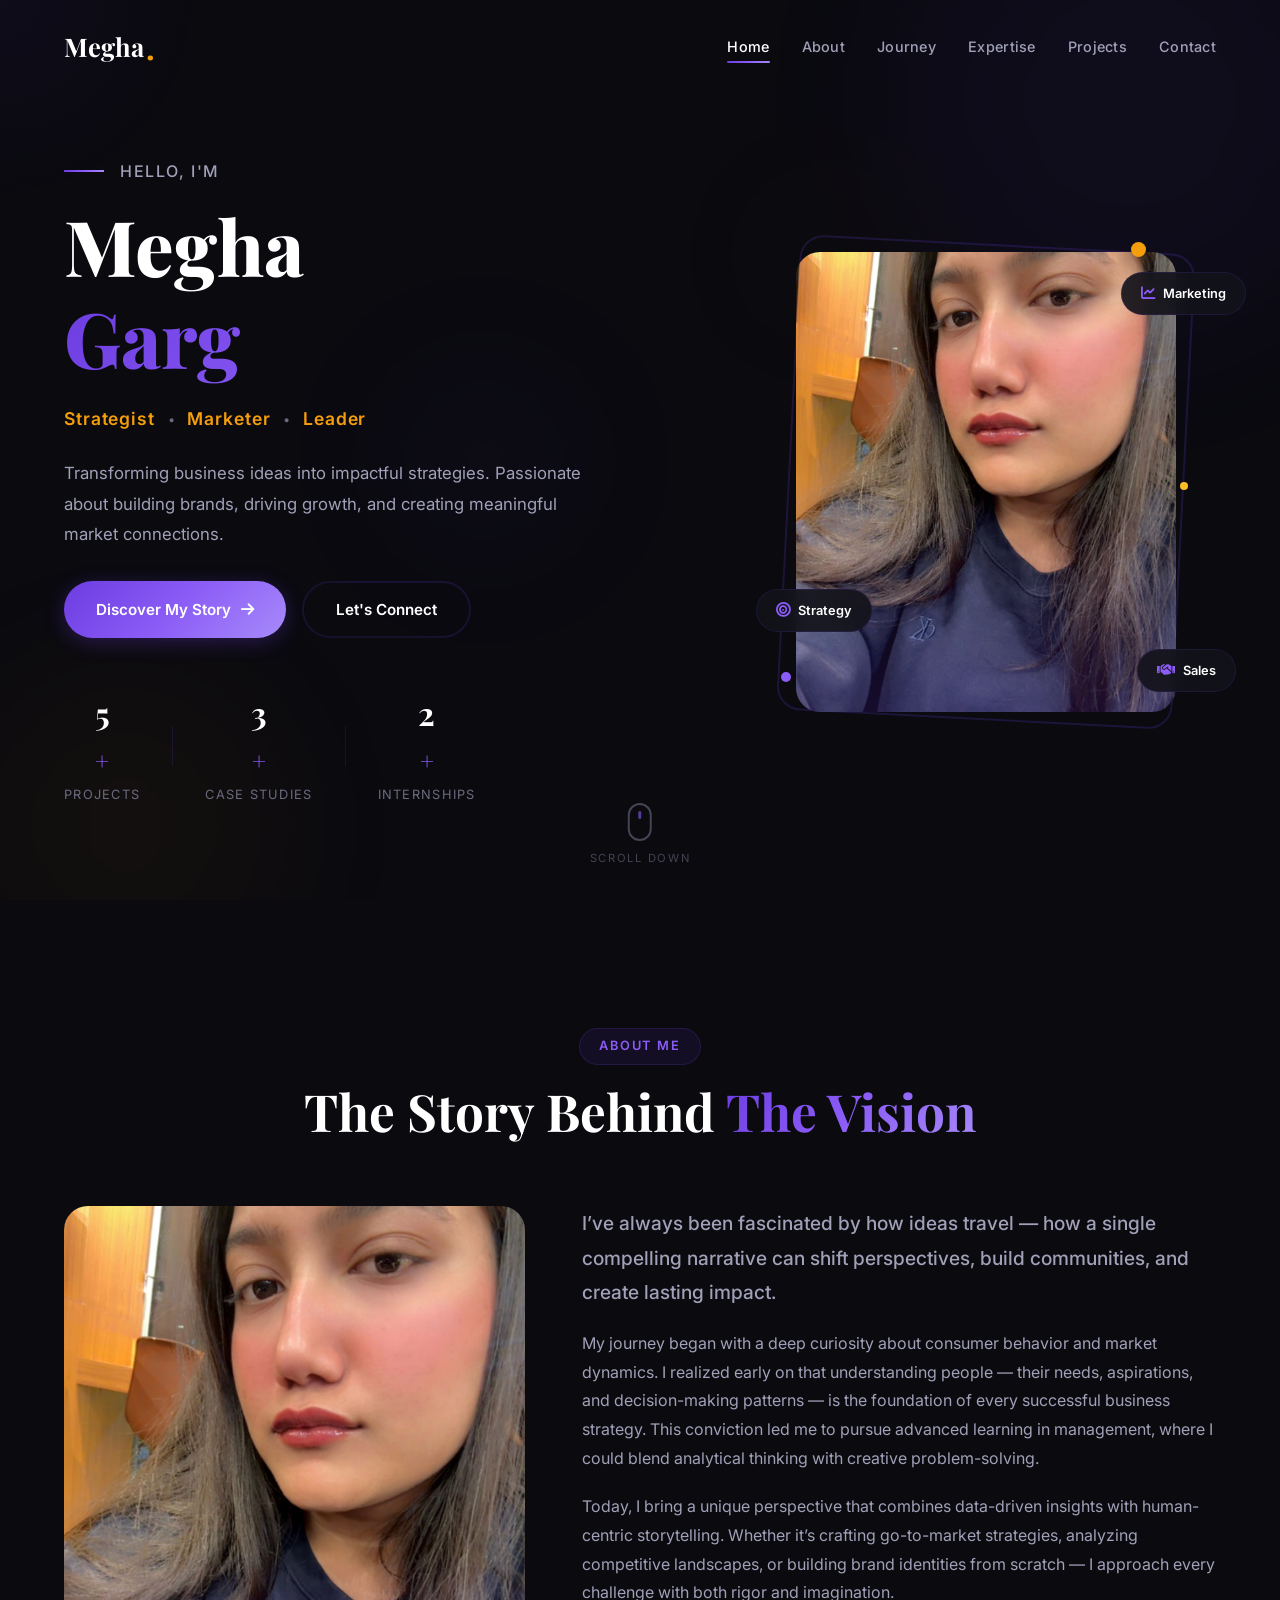
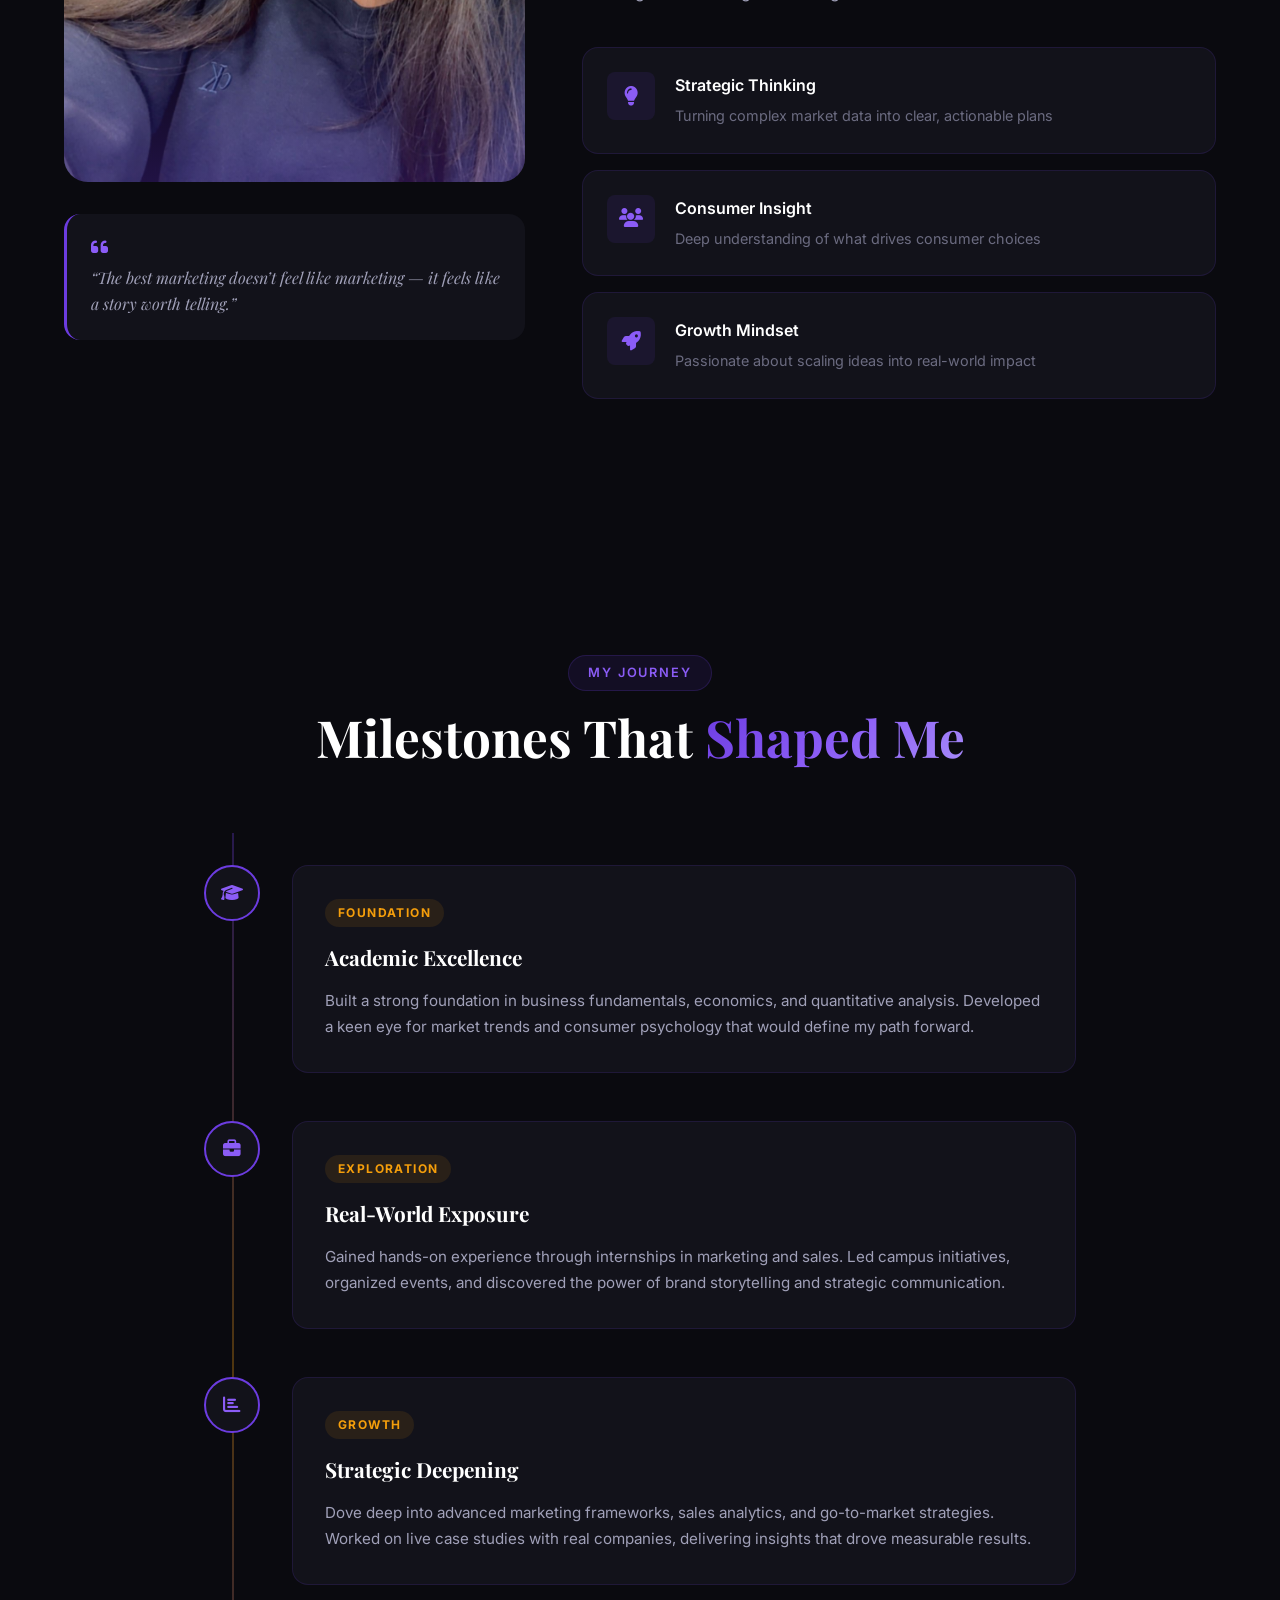
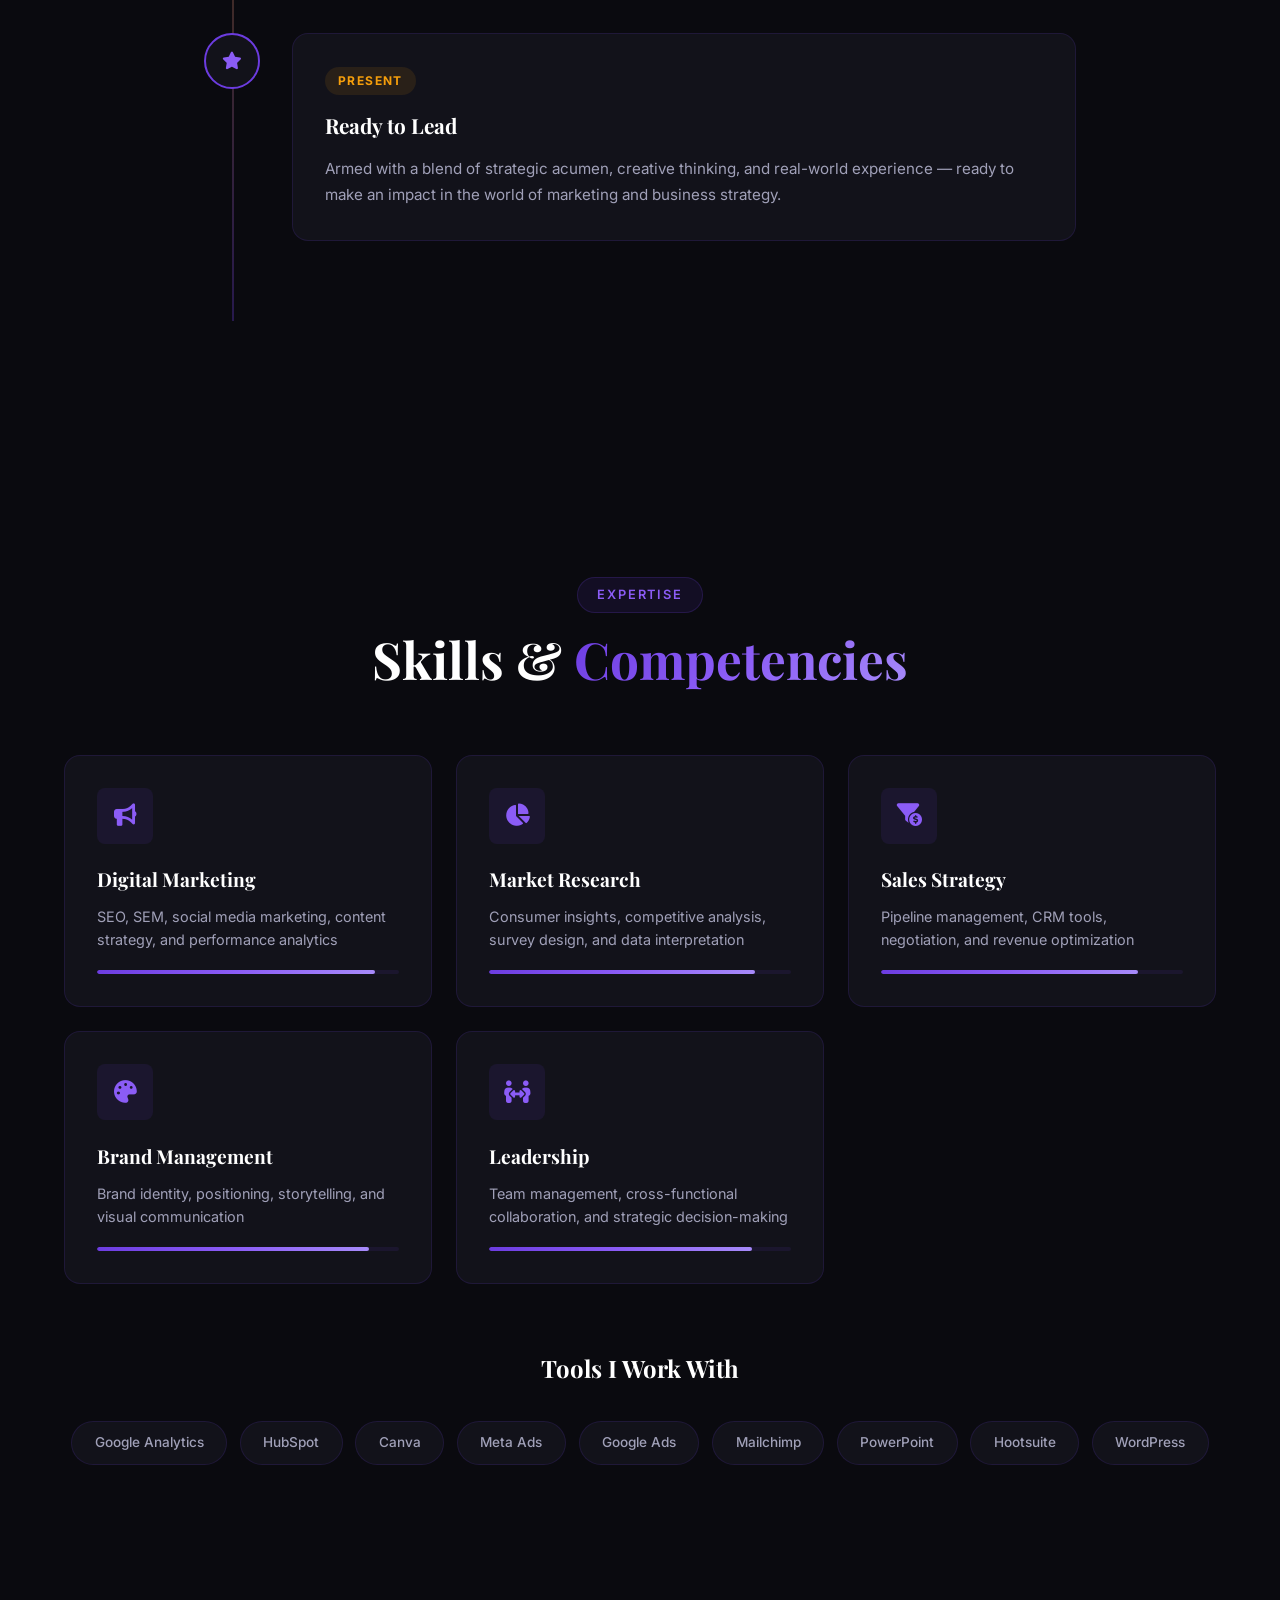
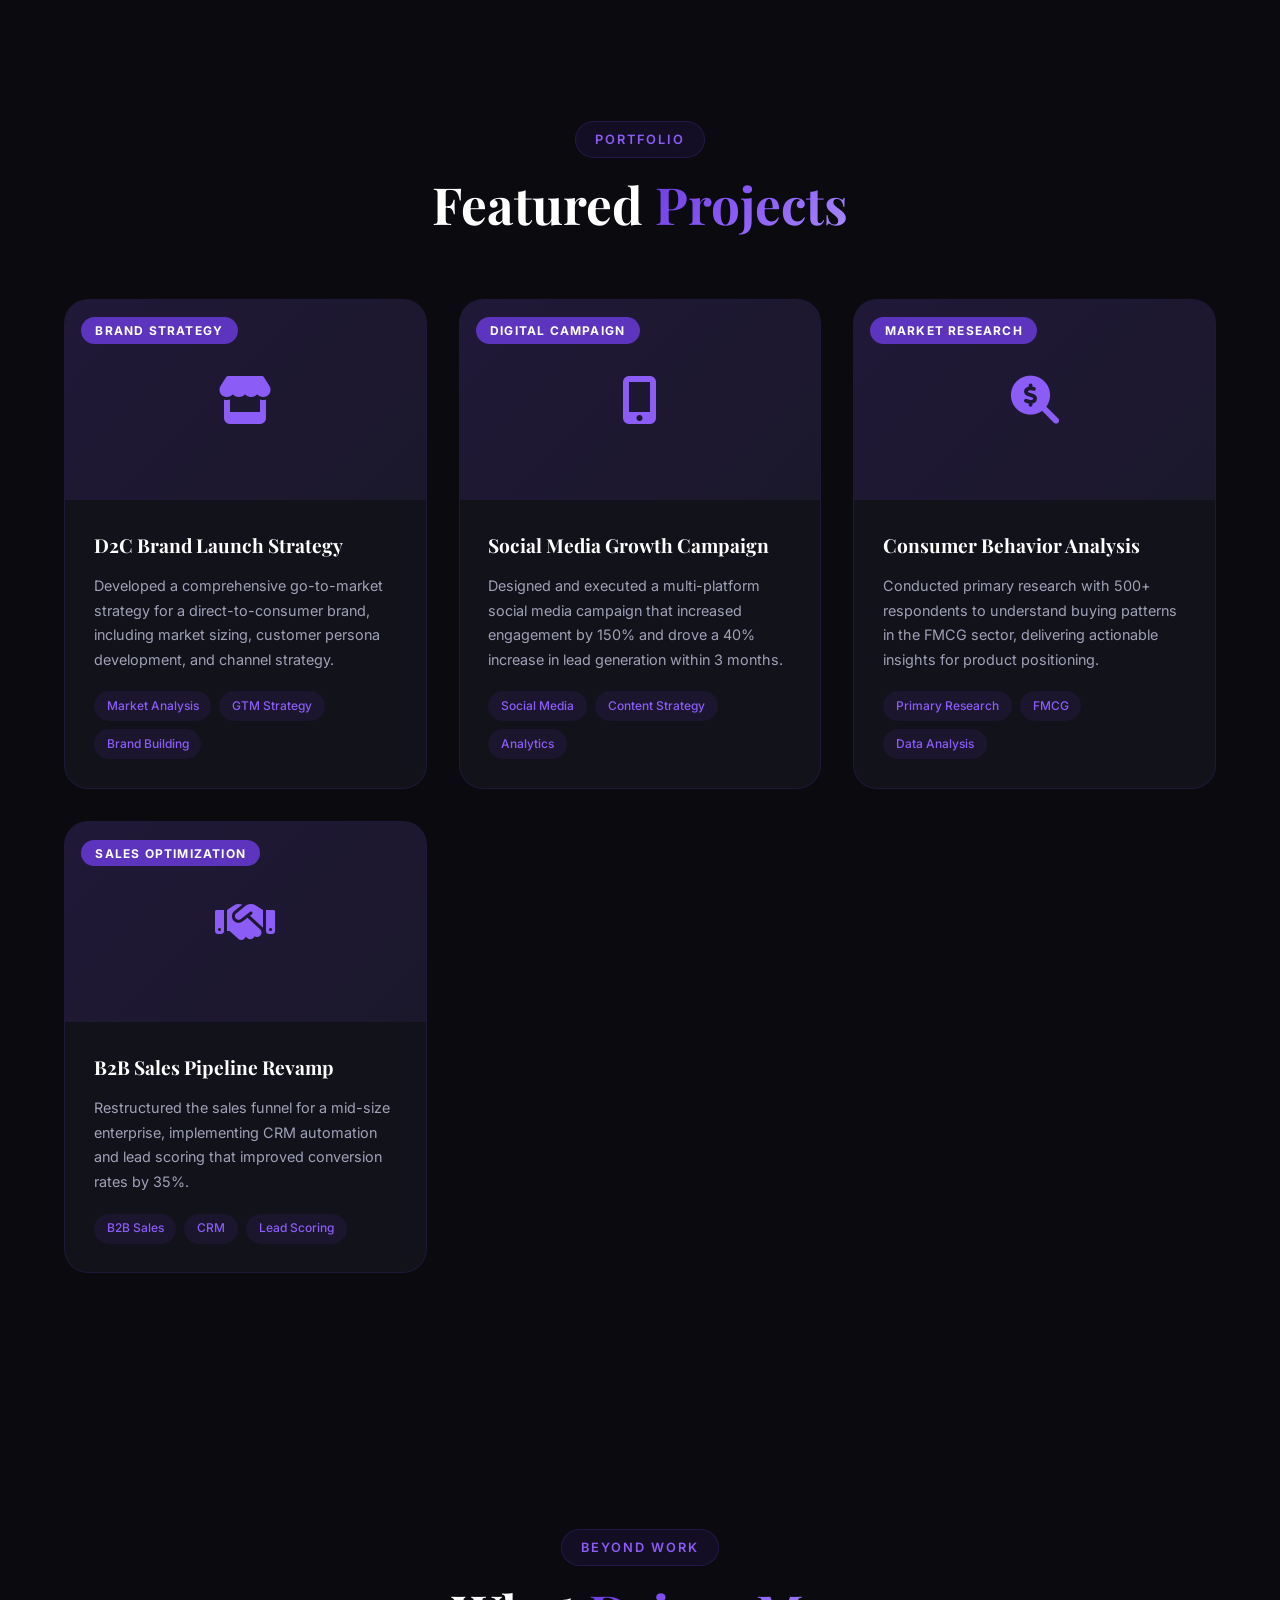
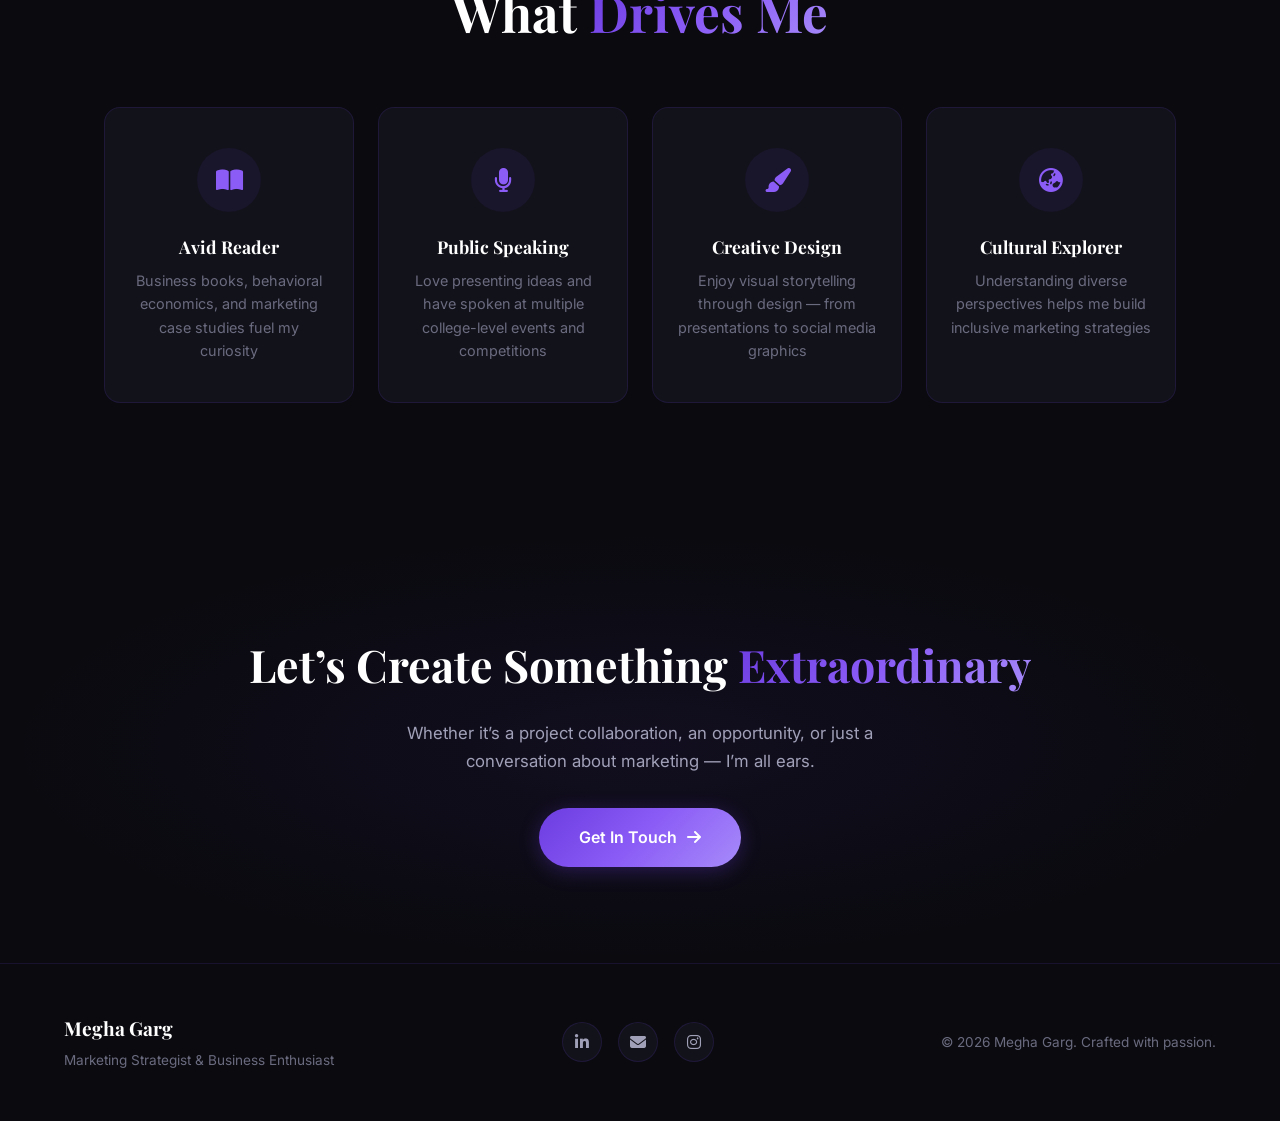
<file: index.html>
<!DOCTYPE html>
<html lang="en">
<head>
    <meta charset="UTF-8">
    <meta name="viewport" content="width=device-width, initial-scale=1.0">
    <title>Megha Garg - Marketing &amp; Strategy Portfolio</title>
    <link rel="stylesheet" href="style.css">
    <link href="https://fonts.googleapis.com/css2?family=Playfair+Display:wght@400;500;600;700;800;900&family=Inter:wght@300;400;500;600;700&display=swap" rel="stylesheet">
    <link rel="stylesheet" href="https://cdnjs.cloudflare.com/ajax/libs/font-awesome/6.5.1/css/all.min.css">
</head>
<body>
    <div class="cursor-glow" id="cursorGlow"></div>

    <div class="loader" id="loader">
        <div class="loader-inner">
            <div class="loader-line"></div>
            <div class="loader-line"></div>
            <div class="loader-line"></div>
            <span class="loader-text">MG</span>
        </div>
    </div>

    <nav class="navbar" id="navbar">
        <a href="#" class="logo">
            <span class="logo-text">Megha</span>
            <span class="logo-dot">.</span>
        </a>
        <div class="nav-links" id="navLinks">
            <a href="#home" class="nav-link active">Home</a>
            <a href="#about" class="nav-link">About</a>
            <a href="#journey" class="nav-link">Journey</a>
            <a href="#skills" class="nav-link">Expertise</a>
            <a href="#projects" class="nav-link">Projects</a>
            <a href="contact.html" class="nav-link">Contact</a>
        </div>
        <div class="hamburger" id="hamburger">
            <span></span>
            <span></span>
            <span></span>
        </div>
    </nav>

    <section class="hero" id="home">
        <div class="hero-bg-shapes">
            <div class="shape shape-1"></div>
            <div class="shape shape-2"></div>
            <div class="shape shape-3"></div>
            <div class="shape shape-4"></div>
        </div>
        <div class="hero-content">
            <div class="hero-text">
                <div class="hero-greeting reveal-up">
                    <div class="greeting-line"></div>
                    <span>Hello, I'm</span>
                </div>
                <h1 class="hero-name reveal-up">
                    <span class="name-line">Megha</span>
                    <span class="name-line name-accent">Garg</span>
                </h1>
                <div class="hero-tagline reveal-up">
                    <div class="tagline-words">
                        <span class="tagline-word">Strategist</span>
                        <span class="tagline-divider">&bull;</span>
                        <span class="tagline-word">Marketer</span>
                        <span class="tagline-divider">&bull;</span>
                        <span class="tagline-word">Leader</span>
                    </div>
                </div>
                <p class="hero-description reveal-up">
                    Transforming business ideas into impactful strategies.
                    Passionate about building brands, driving growth, and
                    creating meaningful market connections.
                </p>
                <div class="hero-cta reveal-up">
                    <a href="#about" class="btn btn-primary">
                        <span>Discover My Story</span>
                        <i class="fas fa-arrow-right"></i>
                    </a>
                    <a href="contact.html" class="btn btn-outline">
                        <span>Let's Connect</span>
                    </a>
                </div>
                <div class="hero-stats reveal-up">
                    <div class="stat">
                        <span class="stat-number" data-target="5">0</span><span class="stat-plus">+</span>
                        <span class="stat-label">Projects</span>
                    </div>
                    <div class="stat-divider"></div>
                    <div class="stat">
                        <span class="stat-number" data-target="3">0</span><span class="stat-plus">+</span>
                        <span class="stat-label">Case Studies</span>
                    </div>
                    <div class="stat-divider"></div>
                    <div class="stat">
                        <span class="stat-number" data-target="2">0</span><span class="stat-plus">+</span>
                        <span class="stat-label">Internships</span>
                    </div>
                </div>
            </div>
            <div class="hero-image reveal-up">
                <div class="image-frame">
                    <div class="image-border"></div>
                    <div class="image-container">
                        <img src="photo.jpg" alt="Megha Garg" id="heroPhoto">
                        <div class="image-overlay"></div>
                    </div>
                    <div class="image-decoration dec-1"></div>
                    <div class="image-decoration dec-2"></div>
                    <div class="image-decoration dec-3"></div>
                </div>
                <div class="floating-badge badge-1">
                    <i class="fas fa-chart-line"></i>
                    <span>Marketing</span>
                </div>
                <div class="floating-badge badge-2">
                    <i class="fas fa-bullseye"></i>
                    <span>Strategy</span>
                </div>
                <div class="floating-badge badge-3">
                    <i class="fas fa-handshake"></i>
                    <span>Sales</span>
                </div>
            </div>
        </div>
        <div class="scroll-indicator">
            <div class="mouse">
                <div class="wheel"></div>
            </div>
            <span>Scroll Down</span>
        </div>
    </section>

    <section class="about" id="about">
        <div class="section-header">
            <span class="section-tag reveal-up">About Me</span>
            <h2 class="section-title reveal-up">The Story Behind <span class="highlight">The Vision</span></h2>
        </div>
        <div class="about-content">
            <div class="about-image-col reveal-left">
                <div class="about-image-wrapper">
                    <img src="photo.jpg" alt="Megha Garg">
                    <div class="about-image-accent"></div>
                </div>
                <div class="about-quote">
                    <i class="fas fa-quote-left"></i>
                    <p>&ldquo;The best marketing doesn&rsquo;t feel like marketing &mdash; it feels like a story worth telling.&rdquo;</p>
                </div>
            </div>
            <div class="about-text-col">
                <div class="about-intro reveal-right">
                    <p class="about-lead">
                        I&rsquo;ve always been fascinated by how ideas travel &mdash; how a single compelling narrative
                        can shift perspectives, build communities, and create lasting impact.
                    </p>
                    <p>
                        My journey began with a deep curiosity about consumer behavior and market dynamics.
                        I realized early on that understanding people &mdash; their needs, aspirations, and
                        decision-making patterns &mdash; is the foundation of every successful business strategy.
                        This conviction led me to pursue advanced learning in management, where I could
                        blend analytical thinking with creative problem-solving.
                    </p>
                    <p>
                        Today, I bring a unique perspective that combines data-driven insights with human-centric
                        storytelling. Whether it&rsquo;s crafting go-to-market strategies, analyzing competitive
                        landscapes, or building brand identities from scratch &mdash; I approach every challenge
                        with both rigor and imagination.
                    </p>
                </div>
                <div class="about-highlights reveal-right">
                    <div class="highlight-card">
                        <div class="highlight-icon"><i class="fas fa-lightbulb"></i></div>
                        <div>
                            <h4>Strategic Thinking</h4>
                            <p>Turning complex market data into clear, actionable plans</p>
                        </div>
                    </div>
                    <div class="highlight-card">
                        <div class="highlight-icon"><i class="fas fa-users"></i></div>
                        <div>
                            <h4>Consumer Insight</h4>
                            <p>Deep understanding of what drives consumer choices</p>
                        </div>
                    </div>
                    <div class="highlight-card">
                        <div class="highlight-icon"><i class="fas fa-rocket"></i></div>
                        <div>
                            <h4>Growth Mindset</h4>
                            <p>Passionate about scaling ideas into real-world impact</p>
                        </div>
                    </div>
                </div>
            </div>
        </div>
    </section>

    <section class="journey" id="journey">
        <div class="section-header">
            <span class="section-tag reveal-up">My Journey</span>
            <h2 class="section-title reveal-up">Milestones That <span class="highlight">Shaped Me</span></h2>
        </div>
        <div class="timeline">
            <div class="timeline-line"></div>
            <div class="timeline-item reveal-up">
                <div class="timeline-dot"><i class="fas fa-graduation-cap"></i></div>
                <div class="timeline-card">
                    <span class="timeline-year">Foundation</span>
                    <h3>Academic Excellence</h3>
                    <p>Built a strong foundation in business fundamentals, economics, and quantitative analysis.
                    Developed a keen eye for market trends and consumer psychology that would define my path forward.</p>
                </div>
            </div>
            <div class="timeline-item reveal-up">
                <div class="timeline-dot"><i class="fas fa-briefcase"></i></div>
                <div class="timeline-card">
                    <span class="timeline-year">Exploration</span>
                    <h3>Real-World Exposure</h3>
                    <p>Gained hands-on experience through internships in marketing and sales. Led campus
                    initiatives, organized events, and discovered the power of brand storytelling and
                    strategic communication.</p>
                </div>
            </div>
            <div class="timeline-item reveal-up">
                <div class="timeline-dot"><i class="fas fa-chart-bar"></i></div>
                <div class="timeline-card">
                    <span class="timeline-year">Growth</span>
                    <h3>Strategic Deepening</h3>
                    <p>Dove deep into advanced marketing frameworks, sales analytics, and go-to-market strategies.
                    Worked on live case studies with real companies, delivering insights that drove measurable results.</p>
                </div>
            </div>
            <div class="timeline-item reveal-up">
                <div class="timeline-dot"><i class="fas fa-star"></i></div>
                <div class="timeline-card">
                    <span class="timeline-year">Present</span>
                    <h3>Ready to Lead</h3>
                    <p>Armed with a blend of strategic acumen, creative thinking, and real-world experience &mdash;
                    ready to make an impact in the world of marketing and business strategy.</p>
                </div>
            </div>
        </div>
    </section>

    <section class="skills" id="skills">
        <div class="section-header">
            <span class="section-tag reveal-up">Expertise</span>
            <h2 class="section-title reveal-up">Skills &amp; <span class="highlight">Competencies</span></h2>
        </div>
        <div class="skills-grid">
            <div class="skill-card reveal-up" data-tilt>
                <div class="skill-icon"><i class="fas fa-bullhorn"></i></div>
                <h3>Digital Marketing</h3>
                <p>SEO, SEM, social media marketing, content strategy, and performance analytics</p>
                <div class="skill-bar"><div class="skill-fill" data-width="92"></div></div>
            </div>
            <div class="skill-card reveal-up" data-tilt>
                <div class="skill-icon"><i class="fas fa-chart-pie"></i></div>
                <h3>Market Research</h3>
                <p>Consumer insights, competitive analysis, survey design, and data interpretation</p>
                <div class="skill-bar"><div class="skill-fill" data-width="88"></div></div>
            </div>
            <div class="skill-card reveal-up" data-tilt>
                <div class="skill-icon"><i class="fas fa-funnel-dollar"></i></div>
                <h3>Sales Strategy</h3>
                <p>Pipeline management, CRM tools, negotiation, and revenue optimization</p>
                <div class="skill-bar"><div class="skill-fill" data-width="85"></div></div>
            </div>
            <div class="skill-card reveal-up" data-tilt>
                <div class="skill-icon"><i class="fas fa-palette"></i></div>
                <h3>Brand Management</h3>
                <p>Brand identity, positioning, storytelling, and visual communication</p>
                <div class="skill-bar"><div class="skill-fill" data-width="90"></div></div>
            </div>
            <div class="skill-card reveal-up" data-tilt>
                <div class="skill-icon"><i class="fas fa-people-arrows"></i></div>
                <h3>Leadership</h3>
                <p>Team management, cross-functional collaboration, and strategic decision-making</p>
                <div class="skill-bar"><div class="skill-fill" data-width="87"></div></div>
            </div>
        </div>
        <div class="tools-section reveal-up">
            <h3 class="tools-title">Tools I Work With</h3>
            <div class="tools-grid">
                <div class="tool-badge">Google Analytics</div>
                <div class="tool-badge">HubSpot</div>
                <div class="tool-badge">Canva</div>
                <div class="tool-badge">Meta Ads</div>
                <div class="tool-badge">Google Ads</div>
                <div class="tool-badge">Mailchimp</div>
                <div class="tool-badge">PowerPoint</div>
                <div class="tool-badge">Hootsuite</div>
                <div class="tool-badge">WordPress</div>
            </div>
        </div>
    </section>

    <section class="projects" id="projects">
        <div class="section-header">
            <span class="section-tag reveal-up">Portfolio</span>
            <h2 class="section-title reveal-up">Featured <span class="highlight">Projects</span></h2>
        </div>
        <div class="projects-grid">
            <div class="project-card reveal-up">
                <div class="project-image">
                    <div class="project-placeholder"><i class="fas fa-store"></i></div>
                    <div class="project-overlay">
                        <span class="project-category">Brand Strategy</span>
                    </div>
                </div>
                <div class="project-info">
                    <h3>D2C Brand Launch Strategy</h3>
                    <p>Developed a comprehensive go-to-market strategy for a direct-to-consumer brand,
                    including market sizing, customer persona development, and channel strategy.</p>
                    <div class="project-tags">
                        <span>Market Analysis</span>
                        <span>GTM Strategy</span>
                        <span>Brand Building</span>
                    </div>
                </div>
            </div>
            <div class="project-card reveal-up">
                <div class="project-image">
                    <div class="project-placeholder"><i class="fas fa-mobile-alt"></i></div>
                    <div class="project-overlay">
                        <span class="project-category">Digital Campaign</span>
                    </div>
                </div>
                <div class="project-info">
                    <h3>Social Media Growth Campaign</h3>
                    <p>Designed and executed a multi-platform social media campaign that increased
                    engagement by 150% and drove a 40% increase in lead generation within 3 months.</p>
                    <div class="project-tags">
                        <span>Social Media</span>
                        <span>Content Strategy</span>
                        <span>Analytics</span>
                    </div>
                </div>
            </div>
            <div class="project-card reveal-up">
                <div class="project-image">
                    <div class="project-placeholder"><i class="fas fa-search-dollar"></i></div>
                    <div class="project-overlay">
                        <span class="project-category">Market Research</span>
                    </div>
                </div>
                <div class="project-info">
                    <h3>Consumer Behavior Analysis</h3>
                    <p>Conducted primary research with 500+ respondents to understand buying patterns
                    in the FMCG sector, delivering actionable insights for product positioning.</p>
                    <div class="project-tags">
                        <span>Primary Research</span>
                        <span>FMCG</span>
                        <span>Data Analysis</span>
                    </div>
                </div>
            </div>
            <div class="project-card reveal-up">
                <div class="project-image">
                    <div class="project-placeholder"><i class="fas fa-handshake"></i></div>
                    <div class="project-overlay">
                        <span class="project-category">Sales Optimization</span>
                    </div>
                </div>
                <div class="project-info">
                    <h3>B2B Sales Pipeline Revamp</h3>
                    <p>Restructured the sales funnel for a mid-size enterprise, implementing CRM automation
                    and lead scoring that improved conversion rates by 35%.</p>
                    <div class="project-tags">
                        <span>B2B Sales</span>
                        <span>CRM</span>
                        <span>Lead Scoring</span>
                    </div>
                </div>
            </div>
        </div>
    </section>

    <section class="interests" id="interests">
        <div class="section-header">
            <span class="section-tag reveal-up">Beyond Work</span>
            <h2 class="section-title reveal-up">What <span class="highlight">Drives Me</span></h2>
        </div>
        <div class="interests-grid">
            <div class="interest-card reveal-up">
                <div class="interest-icon"><i class="fas fa-book-open"></i></div>
                <h4>Avid Reader</h4>
                <p>Business books, behavioral economics, and marketing case studies fuel my curiosity</p>
            </div>
            <div class="interest-card reveal-up">
                <div class="interest-icon"><i class="fas fa-microphone"></i></div>
                <h4>Public Speaking</h4>
                <p>Love presenting ideas and have spoken at multiple college-level events and competitions</p>
            </div>
            <div class="interest-card reveal-up">
                <div class="interest-icon"><i class="fas fa-paint-brush"></i></div>
                <h4>Creative Design</h4>
                <p>Enjoy visual storytelling through design &mdash; from presentations to social media graphics</p>
            </div>
            <div class="interest-card reveal-up">
                <div class="interest-icon"><i class="fas fa-globe-asia"></i></div>
                <h4>Cultural Explorer</h4>
                <p>Understanding diverse perspectives helps me build inclusive marketing strategies</p>
            </div>
        </div>
    </section>

    <section class="cta-section">
        <div class="cta-content reveal-up">
            <h2>Let&rsquo;s Create Something <span class="highlight">Extraordinary</span></h2>
            <p>Whether it&rsquo;s a project collaboration, an opportunity, or just a conversation about marketing &mdash; I&rsquo;m all ears.</p>
            <a href="contact.html" class="btn btn-primary btn-lg">
                <span>Get In Touch</span>
                <i class="fas fa-arrow-right"></i>
            </a>
        </div>
    </section>

    <footer class="footer">
        <div class="footer-content">
            <div class="footer-brand">
                <span class="logo-text">Megha Garg</span>
                <p>Marketing Strategist &amp; Business Enthusiast</p>
            </div>
            <div class="footer-links">
                <a href="https://acesse.one/vwq22kv" target="_blank" rel="noopener noreferrer"><i class="fab fa-linkedin-in"></i></a>
                <a href="mailto:gargmegha1308@gmail.com"><i class="fas fa-envelope"></i></a>
                <a href="https://instagram.com" target="_blank" rel="noopener noreferrer"><i class="fab fa-instagram"></i></a>
            </div>
            <div class="footer-copy">
                <p>&copy; 2026 Megha Garg. Crafted with passion.</p>
            </div>
        </div>
    </footer>

    <script src="script.js"></script>
</body>
</html>
</file>
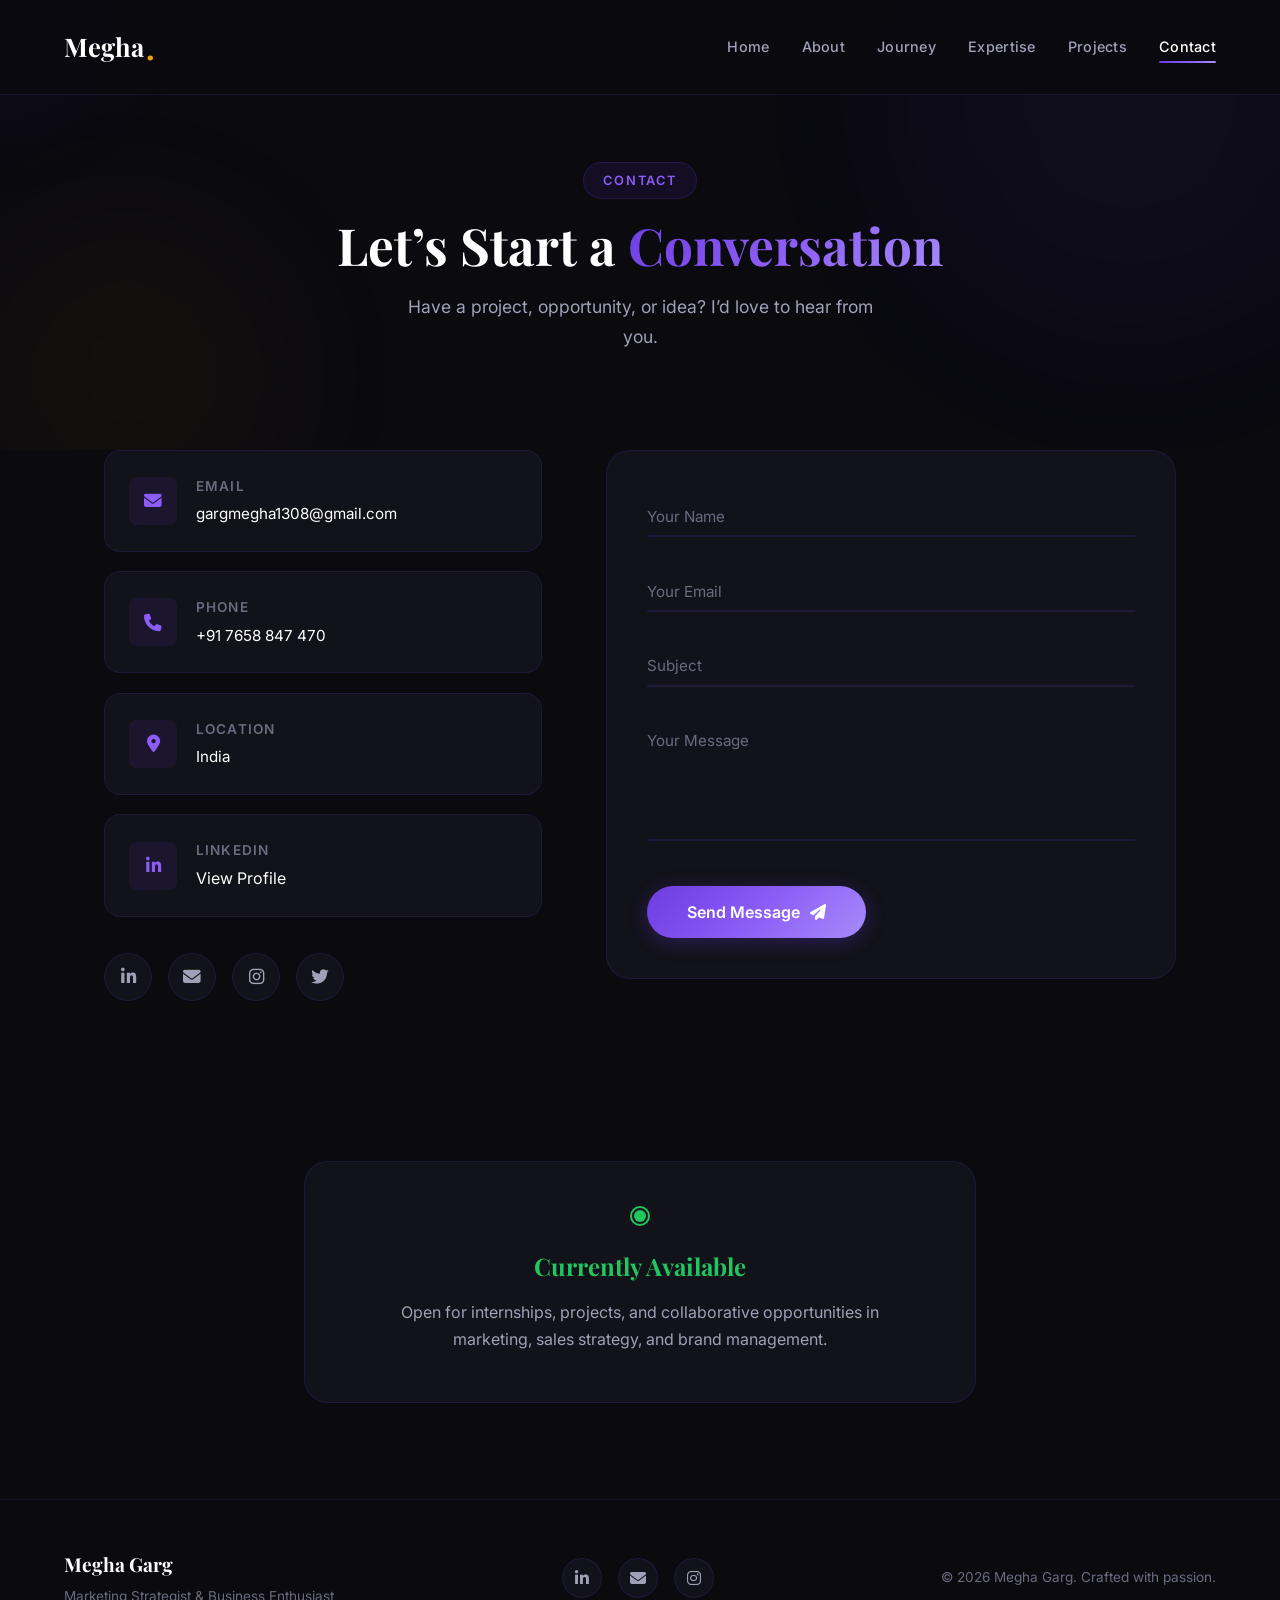
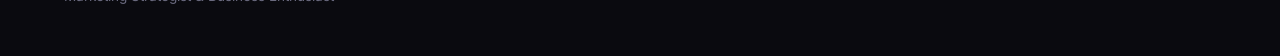
<file: contact.html>
<!DOCTYPE html>
<html lang="en">
<head>
    <meta charset="UTF-8">
    <meta name="viewport" content="width=device-width, initial-scale=1.0">
    <title>Contact - Megha Garg</title>
    <link rel="stylesheet" href="style.css">
    <link href="https://fonts.googleapis.com/css2?family=Playfair+Display:wght@400;500;600;700;800;900&family=Inter:wght@300;400;500;600;700&display=swap" rel="stylesheet">
    <link rel="stylesheet" href="https://cdnjs.cloudflare.com/ajax/libs/font-awesome/6.5.1/css/all.min.css">
</head>
<body class="contact-page">
    <div class="cursor-glow" id="cursorGlow"></div>

    <nav class="navbar navbar-solid" id="navbar">
        <a href="index.html" class="logo">
            <span class="logo-text">Megha</span>
            <span class="logo-dot">.</span>
        </a>
        <div class="nav-links" id="navLinks">
            <a href="index.html" class="nav-link">Home</a>
            <a href="index.html#about" class="nav-link">About</a>
            <a href="index.html#journey" class="nav-link">Journey</a>
            <a href="index.html#skills" class="nav-link">Expertise</a>
            <a href="index.html#projects" class="nav-link">Projects</a>
            <a href="contact.html" class="nav-link active">Contact</a>
        </div>
        <div class="hamburger" id="hamburger">
            <span></span>
            <span></span>
            <span></span>
        </div>
    </nav>

    <section class="contact-hero">
        <div class="hero-bg-shapes">
            <div class="shape shape-1"></div>
            <div class="shape shape-2"></div>
        </div>
        <div class="contact-hero-content reveal-up">
            <span class="section-tag">Contact</span>
            <h1 class="section-title">Let&rsquo;s Start a <span class="highlight">Conversation</span></h1>
            <p class="contact-subtitle">Have a project, opportunity, or idea? I&rsquo;d love to hear from you.</p>
        </div>
    </section>

    <section class="contact-section">
        <div class="contact-grid">
            <div class="contact-info reveal-left">
                <div class="info-card">
                    <div class="info-icon"><i class="fas fa-envelope"></i></div>
                    <div class="info-text">
                        <h4>Email</h4>
                        <p>gargmegha1308@gmail.com</p>
                    </div>
                </div>
                <div class="info-card">
                    <div class="info-icon"><i class="fas fa-phone"></i></div>
                    <div class="info-text">
                        <h4>Phone</h4>
                        <p>+91 7658 847 470</p>
                    </div>
                </div>
                <div class="info-card">
                    <div class="info-icon"><i class="fas fa-map-marker-alt"></i></div>
                    <div class="info-text">
                        <h4>Location</h4>
                        <p>India</p>
                    </div>
                </div>
                <div class="info-card">
                    <div class="info-icon"><i class="fab fa-linkedin-in"></i></div>
                    <div class="info-text">
                        <h4>LinkedIn</h4>
                        <a href="https://acesse.one/vwq22kv" target="_blank" rel="noopener noreferrer" style="color:var(--text-primary);">View Profile</a>
                    </div>
                </div>

                <div class="social-links-contact">
                    <a href="https://acesse.one/vwq22kv" target="_blank" rel="noopener noreferrer" class="social-circle"><i class="fab fa-linkedin-in"></i></a>
                    <a href="mailto:gargmegha1308@gmail.com" class="social-circle"><i class="fas fa-envelope"></i></a>
                    <a href="https://instagram.com" target="_blank" rel="noopener noreferrer" class="social-circle"><i class="fab fa-instagram"></i></a>
                    <a href="https://twitter.com" target="_blank" rel="noopener noreferrer" class="social-circle"><i class="fab fa-twitter"></i></a>
                </div>
            </div>

            <div class="contact-form-wrapper reveal-right">
                <form class="contact-form" id="contactForm">
                    <div class="form-group">
                        <div class="input-wrapper">
                            <input type="text" id="name" name="name" required placeholder=" " maxlength="100">
                            <label for="name">Your Name</label>
                            <div class="input-line"></div>
                        </div>
                    </div>
                    <div class="form-group">
                        <div class="input-wrapper">
                            <input type="email" id="email" name="email" required placeholder=" " maxlength="200">
                            <label for="email">Your Email</label>
                            <div class="input-line"></div>
                        </div>
                    </div>
                    <div class="form-group">
                        <div class="input-wrapper">
                            <input type="text" id="subject" name="subject" required placeholder=" " maxlength="200">
                            <label for="subject">Subject</label>
                            <div class="input-line"></div>
                        </div>
                    </div>
                    <div class="form-group">
                        <div class="input-wrapper textarea-wrapper">
                            <textarea id="message" name="message" rows="5" required placeholder=" " maxlength="2000"></textarea>
                            <label for="message">Your Message</label>
                            <div class="input-line"></div>
                        </div>
                    </div>
                    <button type="submit" class="btn btn-primary btn-lg btn-submit">
                        <span>Send Message</span>
                        <i class="fas fa-paper-plane"></i>
                    </button>
                    <div class="form-status" id="formStatus"></div>
                </form>
            </div>
        </div>
    </section>

    <section class="contact-extra">
        <div class="extra-content reveal-up">
            <div class="availability-card">
                <div class="pulse-dot"></div>
                <h3>Currently Available</h3>
                <p>Open for internships, projects, and collaborative opportunities in marketing, sales strategy, and brand management.</p>
            </div>
        </div>
    </section>

    <footer class="footer">
        <div class="footer-content">
            <div class="footer-brand">
                <span class="logo-text">Megha Garg</span>
                <p>Marketing Strategist &amp; Business Enthusiast</p>
            </div>
            <div class="footer-links">
                <a href="https://acesse.one/vwq22kv" target="_blank" rel="noopener noreferrer"><i class="fab fa-linkedin-in"></i></a>
                <a href="mailto:gargmegha1308@gmail.com"><i class="fas fa-envelope"></i></a>
                <a href="https://instagram.com" target="_blank" rel="noopener noreferrer"><i class="fab fa-instagram"></i></a>
            </div>
            <div class="footer-copy">
                <p>&copy; 2026 Megha Garg. Crafted with passion.</p>
            </div>
        </div>
    </footer>

    <script src="script.js"></script>
</body>
</html>
</file>
<file: style.css>
﻿:root {
    --primary: #6C3CE0;
    --primary-light: #8B5CF6;
    --primary-dark: #5521C4;
    --accent: #F59E0B;
    --accent-light: #FBBF24;
    --bg-dark: #0A0A0F;
    --bg-card: #12121A;
    --bg-card-hover: #1A1A28;
    --text-primary: #FFFFFF;
    --text-secondary: #A0A0B8;
    --text-muted: #6B6B80;
    --border-color: rgba(108, 60, 224, 0.15);
    --gradient-primary: linear-gradient(135deg, #6C3CE0 0%, #8B5CF6 50%, #A78BFA 100%);
    --gradient-accent: linear-gradient(135deg, #F59E0B 0%, #FBBF24 100%);
    --gradient-bg: linear-gradient(180deg, #0A0A0F 0%, #0F0F1A 50%, #0A0A0F 100%);
    --shadow-sm: 0 2px 10px rgba(0, 0, 0, 0.3);
    --shadow-md: 0 8px 30px rgba(0, 0, 0, 0.4);
    --shadow-lg: 0 20px 60px rgba(0, 0, 0, 0.5);
    --shadow-glow: 0 0 40px rgba(108, 60, 224, 0.15);
    --radius-sm: 8px;
    --radius-md: 16px;
    --radius-lg: 24px;
    --radius-xl: 32px;
    --transition: all 0.4s cubic-bezier(0.25, 0.46, 0.45, 0.94);
    --transition-fast: all 0.2s ease;
    --font-display: 'Playfair Display', Georgia, serif;
    --font-body: 'Inter', -apple-system, BlinkMacSystemFont, sans-serif;
}

*, *::before, *::after {
    margin: 0;
    padding: 0;
    box-sizing: border-box;
}

html {
    scroll-behavior: smooth;
    font-size: 16px;
    overflow-x: hidden;
}

body {
    font-family: var(--font-body);
    background: var(--bg-dark);
    color: var(--text-primary);
    line-height: 1.7;
    overflow-x: hidden;
    -webkit-font-smoothing: antialiased;
    -moz-osx-font-smoothing: grayscale;
}

::selection {
    background: var(--primary);
    color: white;
}

::-webkit-scrollbar {
    width: 8px;
}

::-webkit-scrollbar-track {
    background: var(--bg-dark);
}

::-webkit-scrollbar-thumb {
    background: var(--primary-dark);
    border-radius: 4px;
}

::-webkit-scrollbar-thumb:hover {
    background: var(--primary);
}

a {
    text-decoration: none;
    color: inherit;
}

img {
    max-width: 100%;
    display: block;
}

.cursor-glow {
    position: fixed;
    width: 400px;
    height: 400px;
    background: radial-gradient(circle, rgba(108, 60, 224, 0.06) 0%, transparent 70%);
    border-radius: 50%;
    pointer-events: none;
    z-index: 0;
    transform: translate(-50%, -50%);
    transition: opacity 0.3s;
}

.loader {
    position: fixed;
    inset: 0;
    background: var(--bg-dark);
    display: flex;
    align-items: center;
    justify-content: center;
    z-index: 10000;
    transition: opacity 0.6s ease, visibility 0.6s ease;
}

.loader.hidden {
    opacity: 0;
    visibility: hidden;
}

.loader-inner {
    position: relative;
    width: 80px;
    height: 80px;
    display: flex;
    align-items: center;
    justify-content: center;
}

.loader-text {
    font-family: var(--font-display);
    font-size: 1.5rem;
    font-weight: 700;
    background: var(--gradient-primary);
    -webkit-background-clip: text;
    -webkit-text-fill-color: transparent;
    background-clip: text;
}

.loader-line {
    position: absolute;
    width: 100%;
    height: 100%;
    border: 2px solid transparent;
    border-top-color: var(--primary);
    border-radius: 50%;
    animation: spin 1s linear infinite;
}

.loader-line:nth-child(2) {
    width: 90%;
    height: 90%;
    border-top-color: var(--primary-light);
    animation-duration: 1.5s;
    animation-direction: reverse;
}

.loader-line:nth-child(3) {
    width: 80%;
    height: 80%;
    border-top-color: var(--accent);
    animation-duration: 2s;
}

@keyframes spin {
    to { transform: rotate(360deg); }
}

.navbar {
    position: fixed;
    top: 0;
    left: 0;
    right: 0;
    z-index: 1000;
    display: flex;
    align-items: center;
    justify-content: space-between;
    padding: 1.25rem 5%;
    transition: var(--transition);
    background: transparent;
}

.navbar.scrolled {
    background: rgba(10, 10, 15, 0.9);
    backdrop-filter: blur(20px);
    -webkit-backdrop-filter: blur(20px);
    border-bottom: 1px solid var(--border-color);
    padding: 0.75rem 5%;
}

.navbar-solid {
    background: rgba(10, 10, 15, 0.95) !important;
    backdrop-filter: blur(20px) !important;
    border-bottom: 1px solid var(--border-color) !important;
}

.logo {
    display: flex;
    align-items: center;
    gap: 2px;
    font-family: var(--font-display);
    font-size: 1.6rem;
    font-weight: 700;
    z-index: 1001;
}

.logo-dot {
    color: var(--accent);
    font-size: 2rem;
}

.nav-links {
    display: flex;
    align-items: center;
    gap: 2rem;
}

.nav-link {
    font-size: 0.9rem;
    font-weight: 500;
    color: var(--text-secondary);
    transition: var(--transition-fast);
    position: relative;
    letter-spacing: 0.02em;
}

.nav-link::after {
    content: '';
    position: absolute;
    bottom: -4px;
    left: 0;
    width: 0;
    height: 2px;
    background: var(--gradient-primary);
    transition: var(--transition);
    border-radius: 2px;
}

.nav-link:hover,
.nav-link.active {
    color: var(--text-primary);
}

.nav-link:hover::after,
.nav-link.active::after {
    width: 100%;
}

.hamburger {
    display: none;
    flex-direction: column;
    gap: 6px;
    cursor: pointer;
    z-index: 1001;
    padding: 5px;
}

.hamburger span {
    width: 28px;
    height: 2px;
    background: var(--text-primary);
    border-radius: 2px;
    transition: var(--transition);
}

.hamburger.active span:nth-child(1) {
    transform: rotate(45deg) translate(5px, 6px);
}

.hamburger.active span:nth-child(2) {
    opacity: 0;
}

.hamburger.active span:nth-child(3) {
    transform: rotate(-45deg) translate(5px, -6px);
}

.section-header {
    text-align: center;
    margin-bottom: 4rem;
}

.section-tag {
    display: inline-block;
    font-size: 0.8rem;
    font-weight: 600;
    letter-spacing: 0.15em;
    text-transform: uppercase;
    color: var(--primary-light);
    background: rgba(108, 60, 224, 0.1);
    border: 1px solid rgba(108, 60, 224, 0.2);
    padding: 0.4rem 1.2rem;
    border-radius: 50px;
    margin-bottom: 1rem;
}

.section-title {
    font-family: var(--font-display);
    font-size: clamp(2rem, 4vw, 3.2rem);
    font-weight: 700;
    line-height: 1.2;
    color: var(--text-primary);
}

.highlight {
    background: var(--gradient-primary);
    -webkit-background-clip: text;
    -webkit-text-fill-color: transparent;
    background-clip: text;
}

.hero {
    min-height: 100vh;
    display: flex;
    align-items: center;
    position: relative;
    padding: 8rem 5% 4rem;
    overflow: hidden;
}

.hero-bg-shapes {
    position: absolute;
    inset: 0;
    pointer-events: none;
    overflow: hidden;
}

.shape {
    position: absolute;
    border-radius: 50%;
    filter: blur(80px);
    opacity: 0.4;
}

.shape-1 {
    width: 500px;
    height: 500px;
    background: rgba(108, 60, 224, 0.15);
    top: -150px;
    right: -100px;
    animation: float 8s ease-in-out infinite;
}

.shape-2 {
    width: 350px;
    height: 350px;
    background: rgba(245, 158, 11, 0.1);
    bottom: -100px;
    left: -50px;
    animation: float 10s ease-in-out infinite reverse;
}

.shape-3 {
    width: 200px;
    height: 200px;
    background: rgba(139, 92, 246, 0.12);
    top: 40%;
    left: 30%;
    animation: float 6s ease-in-out infinite;
}

.shape-4 {
    width: 150px;
    height: 150px;
    background: rgba(245, 158, 11, 0.08);
    top: 20%;
    right: 30%;
    animation: float 12s ease-in-out infinite reverse;
}

@keyframes float {
    0%, 100% { transform: translateY(0) scale(1); }
    50% { transform: translateY(-30px) scale(1.05); }
}

.hero-content {
    display: flex;
    align-items: center;
    gap: 5%;
    max-width: 1400px;
    margin: 0 auto;
    width: 100%;
    position: relative;
    z-index: 1;
}

.hero-text {
    flex: 1;
}

.hero-greeting {
    display: flex;
    align-items: center;
    gap: 1rem;
    margin-bottom: 1rem;
}

.greeting-line {
    width: 40px;
    height: 2px;
    background: var(--gradient-primary);
}

.hero-greeting span {
    font-size: 1rem;
    font-weight: 500;
    color: var(--text-secondary);
    letter-spacing: 0.1em;
    text-transform: uppercase;
}

.hero-name {
    font-family: var(--font-display);
    line-height: 1.15;
    margin-bottom: 1.2rem;
    overflow: visible;
}

.name-line {
    display: block;
    font-size: clamp(3rem, 6vw, 5.5rem);
    font-weight: 800;
    padding-bottom: 0.05em;
    overflow: visible;
}

.name-accent {
    background: var(--gradient-primary);
    -webkit-background-clip: text;
    -webkit-text-fill-color: transparent;
    background-clip: text;
}

.hero-tagline {
    margin-bottom: 1.5rem;
}

.tagline-words {
    display: flex;
    align-items: center;
    gap: 0.8rem;
    flex-wrap: wrap;
}

.tagline-word {
    font-size: 1.1rem;
    font-weight: 600;
    color: var(--accent);
    letter-spacing: 0.05em;
}

.tagline-divider {
    color: var(--text-muted);
    font-size: 0.8rem;
}

.hero-description {
    font-size: 1.05rem;
    color: var(--text-secondary);
    max-width: 520px;
    margin-bottom: 2rem;
    line-height: 1.8;
}

.hero-cta {
    display: flex;
    gap: 1rem;
    margin-bottom: 3rem;
    flex-wrap: wrap;
}

.btn {
    display: inline-flex;
    align-items: center;
    gap: 0.6rem;
    padding: 0.85rem 2rem;
    border-radius: 50px;
    font-family: var(--font-body);
    font-size: 0.95rem;
    font-weight: 600;
    cursor: pointer;
    transition: var(--transition);
    border: none;
    position: relative;
    overflow: hidden;
}

.btn-primary {
    background: var(--gradient-primary);
    color: white;
    box-shadow: 0 4px 20px rgba(108, 60, 224, 0.3);
}

.btn-primary:hover {
    transform: translateY(-2px);
    box-shadow: 0 8px 30px rgba(108, 60, 224, 0.5);
}

.btn-primary i {
    transition: transform 0.3s ease;
}

.btn-primary:hover i {
    transform: translateX(4px);
}

.btn-outline {
    background: transparent;
    color: var(--text-primary);
    border: 2px solid var(--border-color);
}

.btn-outline:hover {
    border-color: var(--primary-light);
    background: rgba(108, 60, 224, 0.05);
    transform: translateY(-2px);
}

.btn-lg {
    padding: 1rem 2.5rem;
    font-size: 1rem;
}

.hero-stats {
    display: flex;
    align-items: center;
    gap: 2rem;
}

.stat {
    text-align: center;
}

.stat-number {
    display: block;
    font-family: var(--font-display);
    font-size: 2rem;
    font-weight: 700;
    color: var(--text-primary);
}

.stat-plus {
    font-family: var(--font-display);
    font-size: 1.5rem;
    color: var(--primary-light);
}

.stat-label {
    display: block;
    font-size: 0.8rem;
    color: var(--text-muted);
    text-transform: uppercase;
    letter-spacing: 0.1em;
    margin-top: 0.2rem;
}

.stat-divider {
    width: 1px;
    height: 40px;
    background: var(--border-color);
}


.hero-image {
    flex: 0 0 420px;
    position: relative;
}

.image-frame {
    position: relative;
    width: 380px;
    height: 460px;
}

.image-border {
    position: absolute;
    inset: -8px;
    border: 2px solid rgba(108, 60, 224, 0.2);
    border-radius: var(--radius-lg);
    transform: rotate(3deg);
}

.image-container {
    width: 100%;
    height: 100%;
    border-radius: var(--radius-lg);
    overflow: hidden;
    position: relative;
    background: var(--bg-card);
}

.image-container img {
    width: 100%;
    height: 100%;
    object-fit: cover;
    transition: transform 0.6s ease;
}

.image-container:hover img {
    transform: scale(1.05);
}

.image-overlay {
    position: absolute;
    inset: 0;
    background: linear-gradient(180deg, transparent 50%, rgba(108, 60, 224, 0.2) 100%);
}

.image-decoration {
    position: absolute;
    border-radius: 50%;
}

.dec-1 {
    width: 15px;
    height: 15px;
    background: var(--accent);
    top: -10px;
    right: 30px;
    animation: pulse 2s ease-in-out infinite;
}

.dec-2 {
    width: 10px;
    height: 10px;
    background: var(--primary-light);
    bottom: 30px;
    left: -15px;
    animation: pulse 2.5s ease-in-out infinite;
}

.dec-3 {
    width: 8px;
    height: 8px;
    background: var(--accent-light);
    top: 50%;
    right: -12px;
    animation: pulse 3s ease-in-out infinite;
}

@keyframes pulse {
    0%, 100% { transform: scale(1); opacity: 1; }
    50% { transform: scale(1.3); opacity: 0.7; }
}

.floating-badge {
    position: absolute;
    display: flex;
    align-items: center;
    gap: 0.5rem;
    padding: 0.6rem 1.2rem;
    background: rgba(18, 18, 26, 0.9);
    backdrop-filter: blur(10px);
    border: 1px solid var(--border-color);
    border-radius: 50px;
    font-size: 0.8rem;
    font-weight: 600;
    animation: badgeFloat 4s ease-in-out infinite;
    white-space: nowrap;
}

.floating-badge i {
    color: var(--primary-light);
    font-size: 0.9rem;
}

.badge-1 {
    top: 20px;
    right: -30px;
    animation-delay: 0s;
}

.badge-2 {
    bottom: 80px;
    left: -40px;
    animation-delay: 1.5s;
}

.badge-3 {
    bottom: 20px;
    right: -20px;
    animation-delay: 3s;
}

@keyframes badgeFloat {
    0%, 100% { transform: translateY(0); }
    50% { transform: translateY(-10px); }
}

.scroll-indicator {
    position: absolute;
    bottom: 2rem;
    left: 50%;
    transform: translateX(-50%);
    display: flex;
    flex-direction: column;
    align-items: center;
    gap: 0.5rem;
    opacity: 0.6;
    animation: fadeInUp 1s ease 2s forwards;
}

.mouse {
    width: 24px;
    height: 38px;
    border: 2px solid var(--text-muted);
    border-radius: 12px;
    position: relative;
}

.wheel {
    width: 3px;
    height: 8px;
    background: var(--primary-light);
    border-radius: 3px;
    position: absolute;
    top: 6px;
    left: 50%;
    transform: translateX(-50%);
    animation: scrollWheel 1.5s ease-in-out infinite;
}

@keyframes scrollWheel {
    0% { opacity: 1; transform: translateX(-50%) translateY(0); }
    100% { opacity: 0; transform: translateX(-50%) translateY(10px); }
}

.scroll-indicator span {
    font-size: 0.7rem;
    color: var(--text-muted);
    text-transform: uppercase;
    letter-spacing: 0.15em;
}

.about {
    padding: 8rem 5%;
    max-width: 1400px;
    margin: 0 auto;
}

.about-content {
    display: flex;
    gap: 5%;
    align-items: flex-start;
}

.about-image-col {
    flex: 0 0 40%;
    position: sticky;
    top: 120px;
}

.about-image-wrapper {
    position: relative;
    border-radius: var(--radius-lg);
    overflow: hidden;
    aspect-ratio: 4/5;
    background: var(--bg-card);
}

.about-image-wrapper img {
    width: 100%;
    height: 100%;
    object-fit: cover;
}

.about-image-accent {
    position: absolute;
    inset: 0;
    background: linear-gradient(180deg, transparent 60%, rgba(108, 60, 224, 0.3) 100%);
}

.about-quote {
    margin-top: 2rem;
    padding: 1.5rem;
    background: var(--bg-card);
    border-radius: var(--radius-md);
    border-left: 3px solid var(--primary);
    position: relative;
}

.about-quote i {
    color: var(--primary-light);
    font-size: 1.2rem;
    margin-bottom: 0.5rem;
    display: block;
}

.about-quote p {
    font-family: var(--font-display);
    font-size: 1rem;
    font-style: italic;
    color: var(--text-secondary);
    line-height: 1.6;
}

.about-text-col {
    flex: 1;
}

.about-lead {
    font-size: 1.2rem;
    font-weight: 500;
    color: var(--text-primary);
    margin-bottom: 1.5rem;
    line-height: 1.7;
}

.about-intro p {
    color: var(--text-secondary);
    margin-bottom: 1.2rem;
    line-height: 1.8;
}

.about-highlights {
    display: flex;
    flex-direction: column;
    gap: 1rem;
    margin-top: 2.5rem;
}

.highlight-card {
    display: flex;
    gap: 1.2rem;
    align-items: flex-start;
    padding: 1.5rem;
    background: var(--bg-card);
    border: 1px solid var(--border-color);
    border-radius: var(--radius-md);
    transition: var(--transition);
}

.highlight-card:hover {
    background: var(--bg-card-hover);
    border-color: rgba(108, 60, 224, 0.3);
    transform: translateX(8px);
}

.highlight-icon {
    width: 48px;
    height: 48px;
    display: flex;
    align-items: center;
    justify-content: center;
    background: rgba(108, 60, 224, 0.1);
    border-radius: var(--radius-sm);
    color: var(--primary-light);
    font-size: 1.2rem;
    flex-shrink: 0;
}

.highlight-card h4 {
    font-size: 1rem;
    font-weight: 600;
    margin-bottom: 0.3rem;
}

.highlight-card > div > p {
    font-size: 0.9rem;
    color: var(--text-muted);
}

.journey {
    padding: 8rem 5%;
    max-width: 1000px;
    margin: 0 auto;
}

.timeline {
    position: relative;
    padding: 2rem 0;
}

.timeline-line {
    position: absolute;
    left: 28px;
    top: 0;
    bottom: 0;
    width: 2px;
    background: linear-gradient(180deg, var(--primary), var(--accent), var(--primary));
    opacity: 0.3;
}

.timeline-item {
    display: flex;
    gap: 2rem;
    margin-bottom: 3rem;
    position: relative;
}

.timeline-dot {
    width: 56px;
    height: 56px;
    min-width: 56px;
    display: flex;
    align-items: center;
    justify-content: center;
    background: var(--bg-card);
    border: 2px solid var(--primary);
    border-radius: 50%;
    color: var(--primary-light);
    font-size: 1.1rem;
    z-index: 1;
    transition: var(--transition);
}

.timeline-item:hover .timeline-dot {
    background: var(--primary);
    color: white;
    box-shadow: 0 0 30px rgba(108, 60, 224, 0.4);
}

.timeline-card {
    flex: 1;
    padding: 2rem;
    background: var(--bg-card);
    border: 1px solid var(--border-color);
    border-radius: var(--radius-md);
    transition: var(--transition);
}

.timeline-card:hover {
    border-color: rgba(108, 60, 224, 0.3);
    background: var(--bg-card-hover);
    transform: translateY(-4px);
    box-shadow: var(--shadow-glow);
}

.timeline-year {
    display: inline-block;
    font-size: 0.75rem;
    font-weight: 700;
    letter-spacing: 0.12em;
    text-transform: uppercase;
    color: var(--accent);
    background: rgba(245, 158, 11, 0.1);
    padding: 0.25rem 0.8rem;
    border-radius: 50px;
    margin-bottom: 0.8rem;
}

.timeline-card h3 {
    font-family: var(--font-display);
    font-size: 1.3rem;
    margin-bottom: 0.8rem;
}

.timeline-card p {
    color: var(--text-secondary);
    font-size: 0.95rem;
    line-height: 1.7;
}

.skills {
    padding: 8rem 5%;
    max-width: 1400px;
    margin: 0 auto;
}

.skills-grid {
    display: grid;
    grid-template-columns: repeat(auto-fit, minmax(320px, 1fr));
    gap: 1.5rem;
    margin-bottom: 4rem;
}

.skill-card {
    padding: 2rem;
    background: var(--bg-card);
    border: 1px solid var(--border-color);
    border-radius: var(--radius-md);
    transition: var(--transition);
    position: relative;
    overflow: hidden;
}

.skill-card::before {
    content: '';
    position: absolute;
    top: 0;
    left: 0;
    right: 0;
    height: 3px;
    background: var(--gradient-primary);
    transform: scaleX(0);
    transform-origin: left;
    transition: transform 0.5s ease;
}

.skill-card:hover {
    background: var(--bg-card-hover);
    border-color: rgba(108, 60, 224, 0.3);
    transform: translateY(-6px);
    box-shadow: var(--shadow-glow);
}

.skill-card:hover::before {
    transform: scaleX(1);
}

.skill-icon {
    width: 56px;
    height: 56px;
    display: flex;
    align-items: center;
    justify-content: center;
    background: rgba(108, 60, 224, 0.1);
    border-radius: var(--radius-sm);
    color: var(--primary-light);
    font-size: 1.4rem;
    margin-bottom: 1.2rem;
    transition: var(--transition);
}

.skill-card:hover .skill-icon {
    background: var(--primary);
    color: white;
    transform: scale(1.1);
}

.skill-card h3 {
    font-family: var(--font-display);
    font-size: 1.2rem;
    margin-bottom: 0.6rem;
}

.skill-card > p {
    color: var(--text-secondary);
    font-size: 0.9rem;
    margin-bottom: 1.2rem;
    line-height: 1.6;
}

.skill-bar {
    width: 100%;
    height: 4px;
    background: rgba(108, 60, 224, 0.1);
    border-radius: 4px;
    overflow: hidden;
}

.skill-fill {
    height: 100%;
    background: var(--gradient-primary);
    border-radius: 4px;
    width: 0;
    transition: width 1.5s cubic-bezier(0.25, 0.46, 0.45, 0.94);
}

.tools-section {
    text-align: center;
}

.tools-title {
    font-family: var(--font-display);
    font-size: 1.5rem;
    margin-bottom: 2rem;
    color: var(--text-primary);
}

.tools-grid {
    display: flex;
    flex-wrap: wrap;
    justify-content: center;
    gap: 0.8rem;
}

.tool-badge {
    padding: 0.6rem 1.4rem;
    background: var(--bg-card);
    border: 1px solid var(--border-color);
    border-radius: 50px;
    font-size: 0.85rem;
    font-weight: 500;
    color: var(--text-secondary);
    transition: var(--transition);
    cursor: default;
}

.tool-badge:hover {
    border-color: var(--primary-light);
    color: var(--text-primary);
    background: rgba(108, 60, 224, 0.08);
    transform: translateY(-2px);
}

.projects {
    padding: 8rem 5%;
    max-width: 1400px;
    margin: 0 auto;
}

.projects-grid {
    display: grid;
    grid-template-columns: repeat(auto-fit, minmax(350px, 1fr));
    gap: 2rem;
}

.project-card {
    background: var(--bg-card);
    border: 1px solid var(--border-color);
    border-radius: var(--radius-lg);
    overflow: hidden;
    transition: var(--transition);
}

.project-card:hover {
    border-color: rgba(108, 60, 224, 0.3);
    transform: translateY(-8px);
    box-shadow: var(--shadow-lg), var(--shadow-glow);
}

.project-image {
    position: relative;
    height: 200px;
    overflow: hidden;
}

.project-placeholder {
    width: 100%;
    height: 100%;
    display: flex;
    align-items: center;
    justify-content: center;
    background: linear-gradient(135deg, rgba(108, 60, 224, 0.15) 0%, rgba(139, 92, 246, 0.08) 100%);
    font-size: 3rem;
    color: var(--primary-light);
}

.project-overlay {
    position: absolute;
    top: 1rem;
    left: 1rem;
}

.project-category {
    font-size: 0.75rem;
    font-weight: 700;
    letter-spacing: 0.1em;
    text-transform: uppercase;
    color: white;
    background: rgba(108, 60, 224, 0.8);
    backdrop-filter: blur(10px);
    padding: 0.35rem 0.9rem;
    border-radius: 50px;
}

.project-info {
    padding: 1.8rem;
}

.project-info h3 {
    font-family: var(--font-display);
    font-size: 1.2rem;
    margin-bottom: 0.8rem;
}

.project-info > p {
    color: var(--text-secondary);
    font-size: 0.9rem;
    line-height: 1.7;
    margin-bottom: 1.2rem;
}

.project-tags {
    display: flex;
    flex-wrap: wrap;
    gap: 0.5rem;
}

.project-tags span {
    font-size: 0.75rem;
    font-weight: 500;
    color: var(--primary-light);
    background: rgba(108, 60, 224, 0.1);
    padding: 0.3rem 0.8rem;
    border-radius: 50px;
}

.interests {
    padding: 8rem 5%;
    max-width: 1200px;
    margin: 0 auto;
}

.interests-grid {
    display: grid;
    grid-template-columns: repeat(auto-fit, minmax(250px, 1fr));
    gap: 1.5rem;
}

.interest-card {
    text-align: center;
    padding: 2.5rem 1.5rem;
    background: var(--bg-card);
    border: 1px solid var(--border-color);
    border-radius: var(--radius-md);
    transition: var(--transition);
}

.interest-card:hover {
    background: var(--bg-card-hover);
    border-color: rgba(108, 60, 224, 0.3);
    transform: translateY(-6px);
}

.interest-icon {
    width: 64px;
    height: 64px;
    display: flex;
    align-items: center;
    justify-content: center;
    background: rgba(108, 60, 224, 0.08);
    border-radius: 50%;
    color: var(--primary-light);
    font-size: 1.5rem;
    margin: 0 auto 1.2rem;
    transition: var(--transition);
}

.interest-card:hover .interest-icon {
    background: var(--primary);
    color: white;
    transform: scale(1.1) rotate(5deg);
}

.interest-card h4 {
    font-family: var(--font-display);
    font-size: 1.1rem;
    margin-bottom: 0.5rem;
}

.interest-card p {
    color: var(--text-muted);
    font-size: 0.9rem;
    line-height: 1.6;
}

.cta-section {
    padding: 6rem 5%;
    text-align: center;
    position: relative;
    overflow: hidden;
}

.cta-section::before {
    content: '';
    position: absolute;
    inset: 0;
    background: radial-gradient(ellipse at center, rgba(108, 60, 224, 0.08) 0%, transparent 70%);
}

.cta-content {
    position: relative;
    z-index: 1;
}

.cta-content h2 {
    font-family: var(--font-display);
    font-size: clamp(1.8rem, 3.5vw, 2.8rem);
    margin-bottom: 1rem;
}

.cta-content p {
    color: var(--text-secondary);
    font-size: 1.05rem;
    max-width: 550px;
    margin: 0 auto 2rem;
}

.footer {
    padding: 3rem 5%;
    border-top: 1px solid var(--border-color);
}

.footer-content {
    max-width: 1400px;
    margin: 0 auto;
    display: flex;
    align-items: center;
    justify-content: space-between;
    flex-wrap: wrap;
    gap: 1.5rem;
}

.footer-brand .logo-text {
    font-family: var(--font-display);
    font-size: 1.2rem;
    font-weight: 700;
}

.footer-brand p {
    font-size: 0.85rem;
    color: var(--text-muted);
    margin-top: 0.3rem;
}

.footer-links {
    display: flex;
    gap: 1rem;
}

.footer-links a {
    width: 40px;
    height: 40px;
    display: flex;
    align-items: center;
    justify-content: center;
    background: var(--bg-card);
    border: 1px solid var(--border-color);
    border-radius: 50%;
    color: var(--text-secondary);
    transition: var(--transition);
}

.footer-links a:hover {
    background: var(--primary);
    border-color: var(--primary);
    color: white;
    transform: translateY(-3px);
}

.footer-copy p {
    font-size: 0.85rem;
    color: var(--text-muted);
}

.contact-hero {
    min-height: 50vh;
    display: flex;
    align-items: center;
    justify-content: center;
    text-align: center;
    position: relative;
    padding: 8rem 5% 4rem;
    overflow: hidden;
}

.contact-hero-content {
    position: relative;
    z-index: 1;
}

.contact-subtitle {
    font-size: 1.1rem;
    color: var(--text-secondary);
    margin-top: 1rem;
    max-width: 500px;
    margin-left: auto;
    margin-right: auto;
}

.contact-section {
    padding: 0 5% 6rem;
    max-width: 1200px;
    margin: 0 auto;
}

.contact-grid {
    display: grid;
    grid-template-columns: 1fr 1.3fr;
    gap: 4rem;
    align-items: flex-start;
}

.contact-info {
    display: flex;
    flex-direction: column;
    gap: 1.2rem;
}

.info-card {
    display: flex;
    gap: 1.2rem;
    align-items: center;
    padding: 1.5rem;
    background: var(--bg-card);
    border: 1px solid var(--border-color);
    border-radius: var(--radius-md);
    transition: var(--transition);
}

.info-card:hover {
    border-color: rgba(108, 60, 224, 0.3);
    background: var(--bg-card-hover);
    transform: translateX(8px);
}

.info-icon {
    width: 48px;
    height: 48px;
    display: flex;
    align-items: center;
    justify-content: center;
    background: rgba(108, 60, 224, 0.1);
    border-radius: var(--radius-sm);
    color: var(--primary-light);
    font-size: 1.1rem;
    flex-shrink: 0;
}

.info-text h4 {
    font-size: 0.85rem;
    font-weight: 600;
    color: var(--text-muted);
    text-transform: uppercase;
    letter-spacing: 0.08em;
    margin-bottom: 0.2rem;
}

.info-text p {
    color: var(--text-primary);
    font-size: 0.95rem;
}

.social-links-contact {
    display: flex;
    gap: 1rem;
    margin-top: 1rem;
}

.social-circle {
    width: 48px;
    height: 48px;
    display: flex;
    align-items: center;
    justify-content: center;
    background: var(--bg-card);
    border: 1px solid var(--border-color);
    border-radius: 50%;
    color: var(--text-secondary);
    font-size: 1.1rem;
    transition: var(--transition);
}

.social-circle:hover {
    background: var(--primary);
    border-color: var(--primary);
    color: white;
    transform: translateY(-4px) scale(1.1);
    box-shadow: 0 8px 25px rgba(108, 60, 224, 0.4);
}

.contact-form-wrapper {
    padding: 2.5rem;
    background: var(--bg-card);
    border: 1px solid var(--border-color);
    border-radius: var(--radius-lg);
}

.contact-form {
    display: flex;
    flex-direction: column;
    gap: 1.8rem;
}

.form-group {
    width: 100%;
}

.input-wrapper {
    position: relative;
}

.input-wrapper input,
.input-wrapper textarea {
    width: 100%;
    padding: 1rem 0 0.5rem;
    background: transparent;
    border: none;
    border-bottom: 2px solid var(--border-color);
    color: var(--text-primary);
    font-family: var(--font-body);
    font-size: 1rem;
    outline: none;
    transition: var(--transition);
    resize: none;
}

.input-wrapper label {
    position: absolute;
    left: 0;
    top: 0.8rem;
    color: var(--text-muted);
    font-size: 0.95rem;
    transition: var(--transition);
    pointer-events: none;
}

.input-wrapper input:focus,
.input-wrapper textarea:focus {
    border-bottom-color: var(--primary);
}

.input-wrapper input:focus + label,
.input-wrapper input:not(:placeholder-shown) + label,
.input-wrapper textarea:focus + label,
.input-wrapper textarea:not(:placeholder-shown) + label {
    top: -0.6rem;
    font-size: 0.75rem;
    color: var(--primary-light);
    font-weight: 600;
}

.input-line {
    position: absolute;
    bottom: 0;
    left: 0;
    width: 0;
    height: 2px;
    background: var(--gradient-primary);
    transition: width 0.4s ease;
}

.input-wrapper input:focus ~ .input-line,
.input-wrapper textarea:focus ~ .input-line {
    width: 100%;
}

.textarea-wrapper textarea {
    min-height: 120px;
}

.btn-submit {
    align-self: flex-start;
    margin-top: 0.5rem;
}

.form-status {
    font-size: 0.9rem;
    padding: 0.5rem 0;
    display: none;
}

.form-status.success {
    display: block;
    color: #22c55e;
}

.form-status.error {
    display: block;
    color: #ef4444;
}

.contact-extra {
    padding: 4rem 5% 6rem;
    max-width: 800px;
    margin: 0 auto;
}

.availability-card {
    text-align: center;
    padding: 3rem;
    background: var(--bg-card);
    border: 1px solid var(--border-color);
    border-radius: var(--radius-lg);
    position: relative;
}

.pulse-dot {
    width: 12px;
    height: 12px;
    background: #22c55e;
    border-radius: 50%;
    margin: 0 auto 1.5rem;
    position: relative;
}

.pulse-dot::after {
    content: '';
    position: absolute;
    inset: -4px;
    border: 2px solid #22c55e;
    border-radius: 50%;
    animation: pulseRing 1.5s ease-in-out infinite;
}

@keyframes pulseRing {
    0% { transform: scale(1); opacity: 1; }
    100% { transform: scale(2); opacity: 0; }
}

.availability-card h3 {
    font-family: var(--font-display);
    font-size: 1.5rem;
    margin-bottom: 0.8rem;
    color: #22c55e;
}

.availability-card p {
    color: var(--text-secondary);
    max-width: 500px;
    margin: 0 auto;
    line-height: 1.7;
}

.reveal-up {
    opacity: 0;
    transform: translateY(40px);
    transition: opacity 0.8s ease, transform 0.8s cubic-bezier(0.25, 0.46, 0.45, 0.94);
}

.reveal-left {
    opacity: 0;
    transform: translateX(-40px);
    transition: opacity 0.8s ease, transform 0.8s cubic-bezier(0.25, 0.46, 0.45, 0.94);
}

.reveal-right {
    opacity: 0;
    transform: translateX(40px);
    transition: opacity 0.8s ease, transform 0.8s cubic-bezier(0.25, 0.46, 0.45, 0.94);
}

.reveal-up.revealed,
.reveal-left.revealed,
.reveal-right.revealed {
    opacity: 1;
    transform: translate(0, 0);
}

@media (max-width: 1024px) {
    .hero-content {
        flex-direction: column-reverse;
        text-align: center;
        gap: 3rem;
    }

    .hero-image {
        flex: none;
    }

    .image-frame {
        width: 300px;
        height: 360px;
        margin: 0 auto;
    }

    .hero-greeting {
        justify-content: center;
    }

    .hero-description {
        margin-left: auto;
        margin-right: auto;
    }

    .hero-cta {
        justify-content: center;
    }

    .hero-stats {
        justify-content: center;
    }

    .tagline-words {
        justify-content: center;
    }

    .about-content {
        flex-direction: column;
    }

    .about-image-col {
        position: static;
        flex: none;
        max-width: 500px;
        margin: 0 auto;
        width: 100%;
    }

    .contact-grid {
        grid-template-columns: 1fr;
    }

    .floating-badge {
        display: none;
    }
}

@media (max-width: 768px) {
    .hamburger {
        display: flex;
    }

    .nav-links {
        position: fixed;
        top: 0;
        right: -100%;
        width: 280px;
        height: 100vh;
        background: rgba(10, 10, 15, 0.98);
        backdrop-filter: blur(20px);
        flex-direction: column;
        justify-content: center;
        gap: 2rem;
        padding: 2rem;
        transition: right 0.4s ease;
        border-left: 1px solid var(--border-color);
    }

    .nav-links.open {
        right: 0;
    }

    .nav-link {
        font-size: 1.2rem;
    }

    .image-frame {
        width: 260px;
        height: 320px;
    }

    .name-line {
        font-size: clamp(2.5rem, 10vw, 4rem);
    }

    .skills-grid {
        grid-template-columns: 1fr;
    }

    .projects-grid {
        grid-template-columns: 1fr;
    }

    .hero-stats {
        gap: 1.2rem;
    }

    .stat-number {
        font-size: 1.5rem;
    }

    .timeline-card {
        padding: 1.5rem;
    }

    .contact-form-wrapper {
        padding: 1.5rem;
    }
}

@media (max-width: 480px) {
    .hero {
        padding: 6rem 4% 3rem;
    }

    .image-frame {
        width: 220px;
        height: 280px;
    }

    .section-title {
        font-size: 1.8rem;
    }

    .about, .journey, .skills, .projects, .interests {
        padding: 5rem 4%;
    }

    .hero-stats {
        flex-direction: column;
        gap: 0.8rem;
    }

    .stat-divider {
        width: 40px;
        height: 1px;
    }
}
</file>
